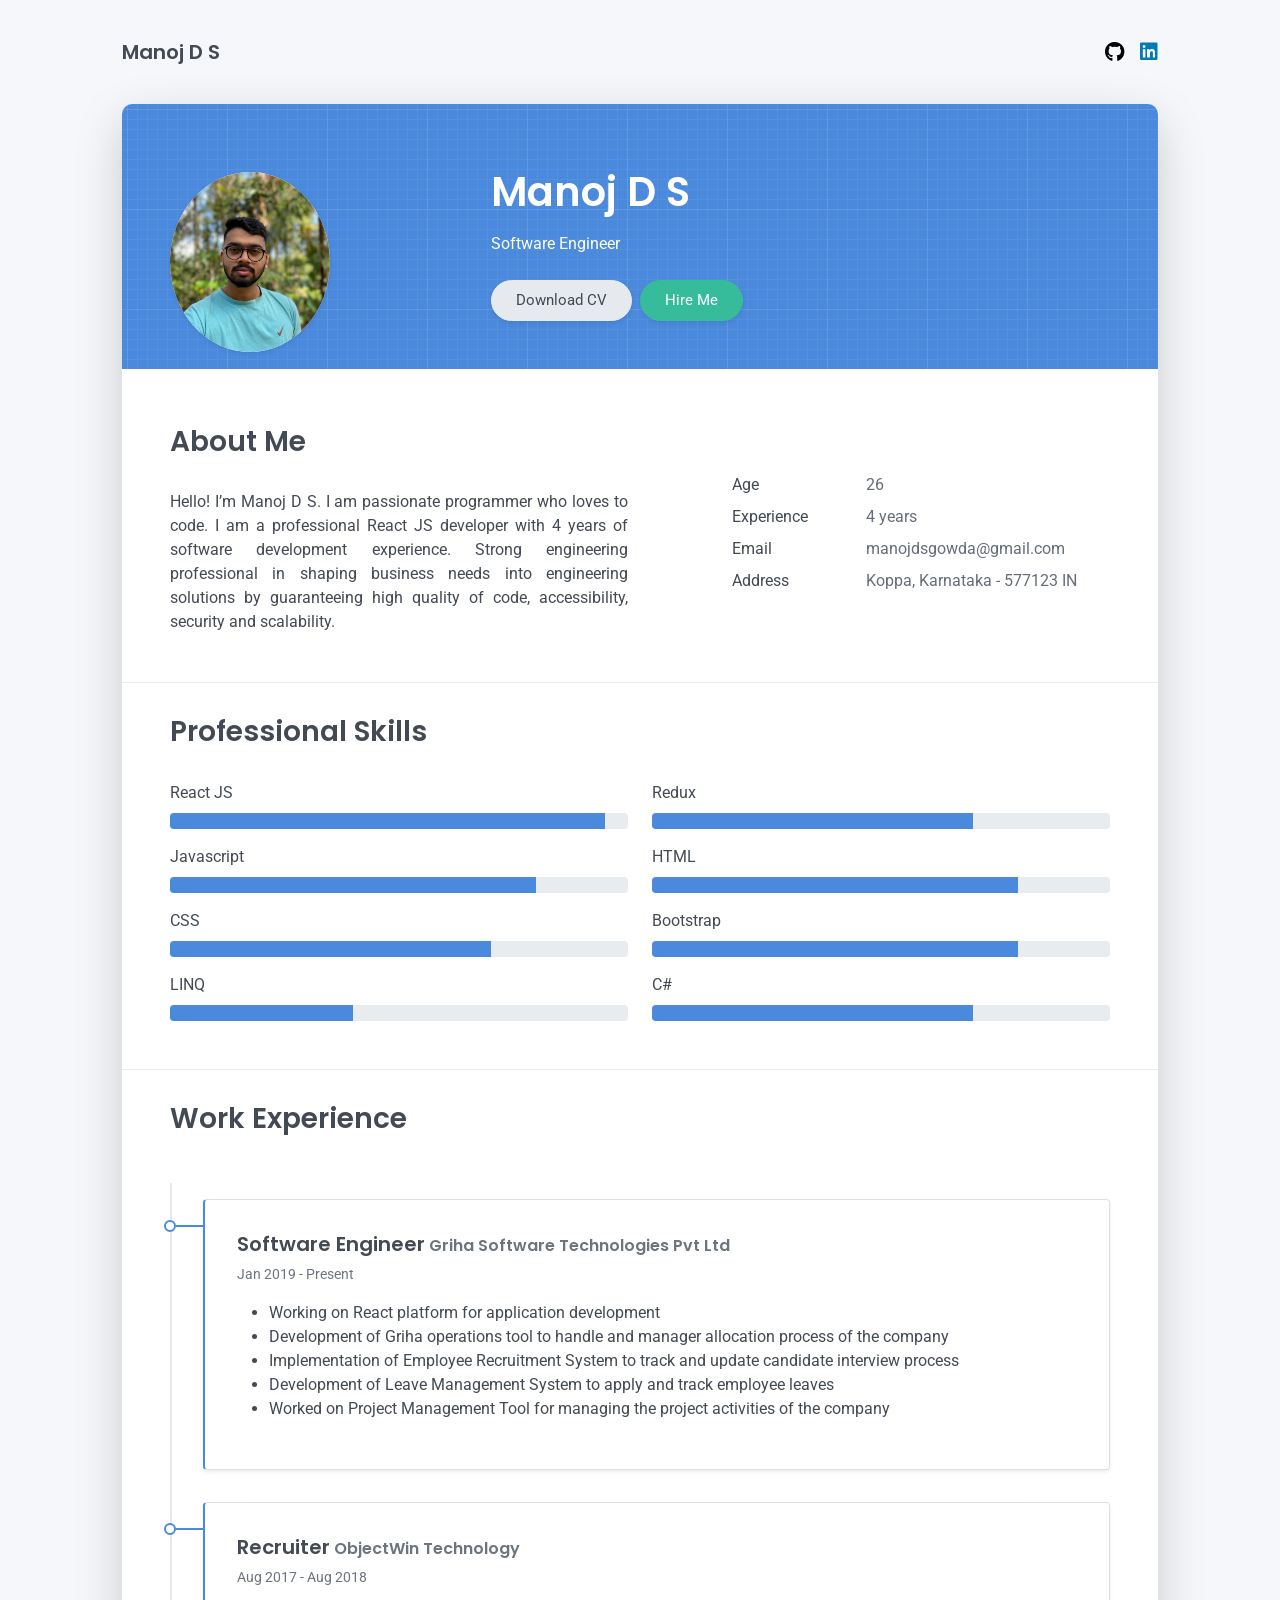
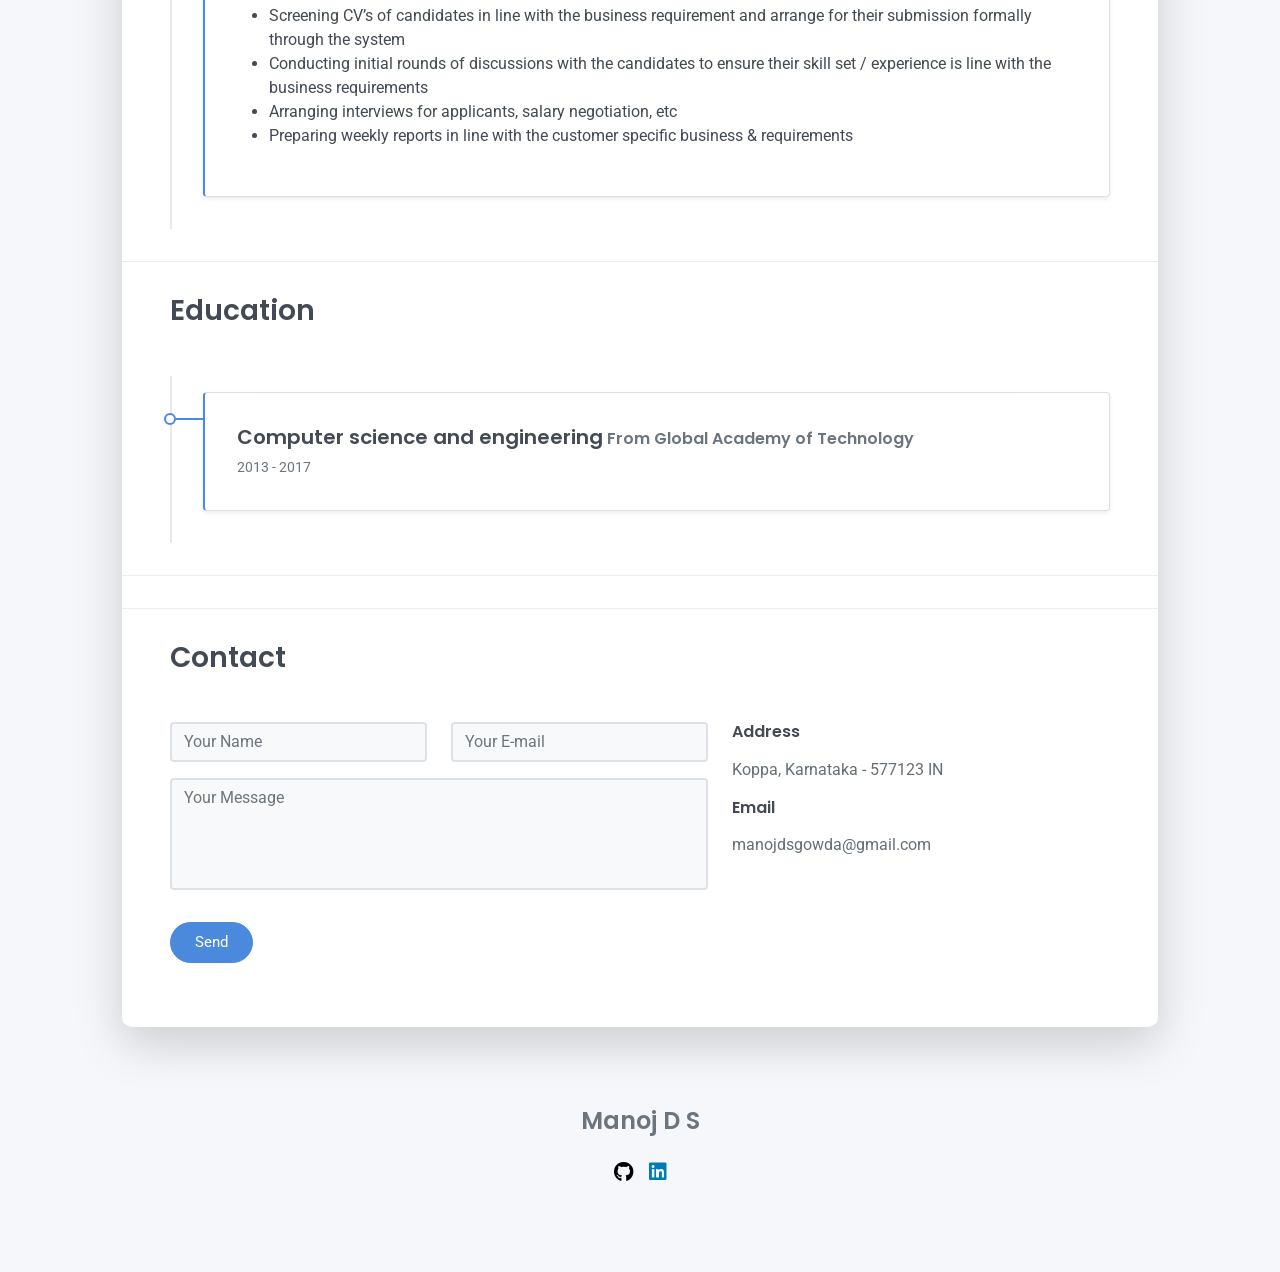
<file: index.html>
<!DOCTYPE html>
<html lang="en">
  <head>
    <meta charset="utf-8" />
    <link rel="icon" href="/favicon.ico" />
    <meta name="viewport" content="width=device-width,initial-scale=1" />
    <meta name="theme-color" content="#000000" />
    <meta name="description" content="Profile of Ishwar Bhat" />
    <link
      rel="preconnect"
      href="https://fonts.gstatic.com"
      crossorigin="crossorigin"
    />
    <link
      rel="preload"
      as="style"
      href="https://fonts.googleapis.com/css2?family=Poppins:wght@600&amp;family=Roboto:wght@300;400;500;700&amp;display=swap"
    />
    <link
      rel="stylesheet"
      href="https://fonts.googleapis.com/css2?family=Poppins:wght@600&amp;family=Roboto:wght@300;400;500;700&amp;display=swap"
      media="print"
      onload='this.media="all"'
    />
    <noscript
      ><link
        rel="stylesheet"
        href="https://fonts.googleapis.com/css2?family=Poppins:wght@600&amp;family=Roboto:wght@300;400;500;700&amp;display=swap"
    /></noscript>
    <link
      href="static/css/font-awesome/css/all.min.css?ver=1.2.0"
      rel="stylesheet"
    />
    <link href="static/css/bootstrap.min.css?ver=1.2.0" rel="stylesheet" />
    <link href="static/css/aos.css?ver=1.2.0" rel="stylesheet" />
    <link href="static/css/main.css?ver=1.2.0" rel="stylesheet" />
    <link href="static/css/custom-fonts/custom-fonts.css" rel="stylesheet" />
    <title>Profile</title>
  </head>
  <body id="top">
    <noscript>You need to enable JavaScript to run this app.</noscript>
    <div id="root"></div>
    <script>
      !(function (e) {
        function r(r) {
          for (
            var n, i, a = r[0], c = r[1], f = r[2], p = 0, s = [];
            p < a.length;
            p++
          )
            (i = a[p]),
              Object.prototype.hasOwnProperty.call(o, i) &&
                o[i] &&
                s.push(o[i][0]),
              (o[i] = 0);
          for (n in c)
            Object.prototype.hasOwnProperty.call(c, n) && (e[n] = c[n]);
          for (l && l(r); s.length; ) s.shift()();
          return u.push.apply(u, f || []), t();
        }
        function t() {
          for (var e, r = 0; r < u.length; r++) {
            for (var t = u[r], n = !0, a = 1; a < t.length; a++) {
              var c = t[a];
              0 !== o[c] && (n = !1);
            }
            n && (u.splice(r--, 1), (e = i((i.s = t[0]))));
          }
          return e;
        }
        var n = {},
          o = { 1: 0 },
          u = [];
        function i(r) {
          if (n[r]) return n[r].exports;
          var t = (n[r] = { i: r, l: !1, exports: {} });
          return e[r].call(t.exports, t, t.exports, i), (t.l = !0), t.exports;
        }
        (i.e = function (e) {
          var r = [],
            t = o[e];
          if (0 !== t)
            if (t) r.push(t[2]);
            else {
              var n = new Promise(function (r, n) {
                t = o[e] = [r, n];
              });
              r.push((t[2] = n));
              var u,
                a = document.createElement("script");
              (a.charset = "utf-8"),
                (a.timeout = 120),
                i.nc && a.setAttribute("nonce", i.nc),
                (a.src = (function (e) {
                  return (
                    i.p +
                    "static/js/" +
                    ({}[e] || e) +
                    "." +
                    { 3: "ff2fb2f6" }[e] +
                    ".chunk.js"
                  );
                })(e));
              var c = new Error();
              u = function (r) {
                (a.onerror = a.onload = null), clearTimeout(f);
                var t = o[e];
                if (0 !== t) {
                  if (t) {
                    var n = r && ("load" === r.type ? "missing" : r.type),
                      u = r && r.target && r.target.src;
                    (c.message =
                      "Loading chunk " +
                      e +
                      " failed.\n(" +
                      n +
                      ": " +
                      u +
                      ")"),
                      (c.name = "ChunkLoadError"),
                      (c.type = n),
                      (c.request = u),
                      t[1](c);
                  }
                  o[e] = void 0;
                }
              };
              var f = setTimeout(function () {
                u({ type: "timeout", target: a });
              }, 12e4);
              (a.onerror = a.onload = u), document.head.appendChild(a);
            }
          return Promise.all(r);
        }),
          (i.m = e),
          (i.c = n),
          (i.d = function (e, r, t) {
            i.o(e, r) ||
              Object.defineProperty(e, r, { enumerable: !0, get: t });
          }),
          (i.r = function (e) {
            "undefined" != typeof Symbol &&
              Symbol.toStringTag &&
              Object.defineProperty(e, Symbol.toStringTag, { value: "Module" }),
              Object.defineProperty(e, "__esModule", { value: !0 });
          }),
          (i.t = function (e, r) {
            if ((1 & r && (e = i(e)), 8 & r)) return e;
            if (4 & r && "object" == typeof e && e && e.__esModule) return e;
            var t = Object.create(null);
            if (
              (i.r(t),
              Object.defineProperty(t, "default", { enumerable: !0, value: e }),
              2 & r && "string" != typeof e)
            )
              for (var n in e)
                i.d(
                  t,
                  n,
                  function (r) {
                    return e[r];
                  }.bind(null, n)
                );
            return t;
          }),
          (i.n = function (e) {
            var r =
              e && e.__esModule
                ? function () {
                    return e.default;
                  }
                : function () {
                    return e;
                  };
            return i.d(r, "a", r), r;
          }),
          (i.o = function (e, r) {
            return Object.prototype.hasOwnProperty.call(e, r);
          }),
          (i.p = "/"),
          (i.oe = function (e) {
            throw (console.error(e), e);
          });
        var a = (this.webpackJsonpmyprofile = this.webpackJsonpmyprofile || []),
          c = a.push.bind(a);
        (a.push = r), (a = a.slice());
        for (var f = 0; f < a.length; f++) r(a[f]);
        var l = c;
        t();
      })([]);
    </script>
    <script src="/static/js/2.5d75e3aa.chunk.js"></script>
    <script src="/static/js/main.1e1d3770.chunk.js"></script>
  </body>
</html>
</file>
<file: static/css/main.css>
/* Buttons */
/* Inputs */
/* Timeline custom component */
.timeline {
  border-left: 2px solid #e6e9ed;
  padding: 1rem 0;
}

.timeline-card {
  position: relative;
  margin-left: 31px;
  border-left: 2px solid;
  margin-bottom: 2rem;
}

.timeline-card:last-child {
  margin-bottom: 1rem;
}

.timeline-card:before {
  content: "";
  display: inline-block;
  position: absolute;
  background-color: #fff;
  border-radius: 10px;
  width: 12px;
  height: 12px;
  top: 20px;
  left: -41px;
  border: 2px solid;
  z-index: 2;
}

.timeline-card:after {
  content: "";
  display: inline-block;
  position: absolute;
  background-color: currentColor;
  width: 29px;
  height: 2px;
  top: 25px;
  left: -29px;
  z-index: 1;
}

.timeline-card-primary {
  border-left-color: #4a89dc;
}

.timeline-card-primary:before {
  border-color: #4a89dc;
}

.timeline-card-primary:after {
  background-color: #4a89dc;
}

.timeline-card-success {
  border-left-color: #37bc9b;
}

.timeline-card-success:before {
  border-color: #37bc9b;
}

.timeline-card-success:after {
  background-color: #37bc9b;
}

html {
  scroll-behavior: smooth;
}

.site-title {
  font-size: 1.25rem;
  line-height: 2.5rem;
}

.nav-link {
  padding: 0;
  font-size: 1.25rem;
  line-height: 2.5rem;
  color: rgba(0, 0, 0, 0.5);
}

.nav-link:hover,
.nav-link:focus,
.active .nav-link {
  color: rgba(0, 0, 0, 0.8);
}

.nav-item + .nav-item {
  margin-left: 1rem;
}

.cover {
  border-radius: 10px;
}

.cover-bg {
  background-color: #4a89dc;
  background-image: url("data:image/svg+xml,%3Csvg xmlns='http://www.w3.org/2000/svg' width='100' height='100' viewBox='0 0 100 100'%3E%3Cg fill-rule='evenodd'%3E%3Cg fill='%23ffffff' fill-opacity='0.12'%3E%3Cpath opacity='.5' d='M96 [base64] 0v-9h-9v9h9zm-10 0v-9h-9v9h9zm-10 0v-9h-9v9h9zm-10 0v-9h-9v9h9zm-10 0v-9h-9v9h9zm-10 0v-9h-9v9h9zm-10 0v-9h-9v9h9zm-10 0v-9h-9v9h9zm-9-10h9v-9h-9v9zm10 0h9v-9h-9v9zm10 0h9v-9h-9v9zm10 0h9v-9h-9v9zm10 0h9v-9h-9v9zm10 0h9v-9h-9v9zm10 0h9v-9h-9v9zm10 0h9v-9h-9v9zm9-10v-9h-9v9h9zm-10 0v-9h-9v9h9zm-10 0v-9h-9v9h9zm-10 0v-9h-9v9h9zm-10 0v-9h-9v9h9zm-10 0v-9h-9v9h9zm-10 0v-9h-9v9h9zm-10 0v-9h-9v9h9zm-9-10h9v-9h-9v9zm10 0h9v-9h-9v9zm10 0h9v-9h-9v9zm10 0h9v-9h-9v9zm10 0h9v-9h-9v9zm10 0h9v-9h-9v9zm10 0h9v-9h-9v9zm10 0h9v-9h-9v9zm9-10v-9h-9v9h9zm-10 0v-9h-9v9h9zm-10 0v-9h-9v9h9zm-10 0v-9h-9v9h9zm-10 0v-9h-9v9h9zm-10 0v-9h-9v9h9zm-10 0v-9h-9v9h9zm-10 0v-9h-9v9h9zm-9-10h9v-9h-9v9zm10 0h9v-9h-9v9zm10 0h9v-9h-9v9zm10 0h9v-9h-9v9zm10 0h9v-9h-9v9zm10 0h9v-9h-9v9zm10 0h9v-9h-9v9zm10 0h9v-9h-9v9zm9-10v-9h-9v9h9zm-10 0v-9h-9v9h9zm-10 0v-9h-9v9h9zm-10 0v-9h-9v9h9zm-10 0v-9h-9v9h9zm-10 0v-9h-9v9h9zm-10 0v-9h-9v9h9zm-10 0v-9h-9v9h9zm-9-10h9v-9h-9v9zm10 0h9v-9h-9v9zm10 0h9v-9h-9v9zm10 0h9v-9h-9v9zm10 0h9v-9h-9v9zm10 0h9v-9h-9v9zm10 0h9v-9h-9v9zm10 0h9v-9h-9v9z'/%3E%3Cpath d='M6 5V0H5v5H0v1h5v94h1V6h94V5H6z'/%3E%3C/g%3E%3C/g%3E%3C/svg%3E");
  border-radius: 10px 10px 0 0;
}

.avatar {
  width: 160px;
  height: 180px;
  margin-top: 20px;
  text-align: center;
  margin-left: auto;
  margin-right: auto;
  border-radius: 50%;
}

.avatar img {
  /* Safari 6.0 - 9.0 */
  width: 160px;
  height: 180px;
  /*filter: grayscale(100%);*/
  border-radius: 50%;
}

footer a:not(.nav-link) {
  color: inherit;
  border-bottom: 1px dashed;
  text-decoration: none;
  cursor: pointer;
}

@media (min-width: 48em) {
  .site-title {
    float: left;
  }
  .site-nav {
    float: right;
  }
  .avatar {
    margin-bottom: -80px;
    margin-left: 0;
  }
}

@media print {
  body {
    background-color: #fff;
  }
  .container {
    width: auto;
    max-width: 100%;
    padding: 0;
  }
  .cover,
  .cover-bg {
    border-radius: 0;
  }
  .cover.shadow-lg {
    box-shadow: none !important;
  }
  .cover-bg {
    padding: 5rem !important;
    padding-bottom: 10px !important;
  }
  .avatar {
    margin-top: -10px;
  }
  .about-section {
    padding: 6.5rem 5rem 2rem !important;
  }
  .skills-section,
  .work-experience-section,
  .education-section,
  .contant-section {
    padding: 1.5rem 5rem 2rem !important;
  }
  .page-break {
    padding-top: 5rem;
    page-break-before: always;
  }
}
</file>
<file: static/css/custom-fonts/custom-fonts.css>
/* Here you have to specified the path to the fontchid.ttf font */
@font-face {
  font-family: "fontchido";
  src: url("fonts/fontchido.ttf");
}

[class^="ic-"],
[class*=" ic-"] {
  /* use !important to prevent issues with browser extensions that change fonts */
  font-family: "fontchido" !important;
  speak: none;
  font-style: normal;
  font-weight: normal;
  font-variant: normal;
  text-transform: none;
  line-height: 1;
  font-size: 1.5rem;
  /* Better Font Rendering =========== */
  -webkit-font-smoothing: antialiased;
  -moz-osx-font-smoothing: grayscale;
}

.ic-archlinux:before {
  content: "\0041";
}

.ic-archlinux-circle:before {
  content: "\0042";
}

.ic-upwork:before {
  content: "\0043";
}

.ic-upwork-circle:before {
  content: "\0044";
}

.ic-dotnet:before {
  content: "\0045";
}

.ic-codeigniter:before {
  content: "\0046";
}

.ic-laravel:before {
  content: "\0047";
}

.ic-taxcloud:before {
  content: "\0048";
}

.ic-chep:before {
  content: "\0049";
}

.ic-linux-tux:before {
  content: "\004A";
}

.ic-bash:before {
  content: "\004B";
}
</file>
